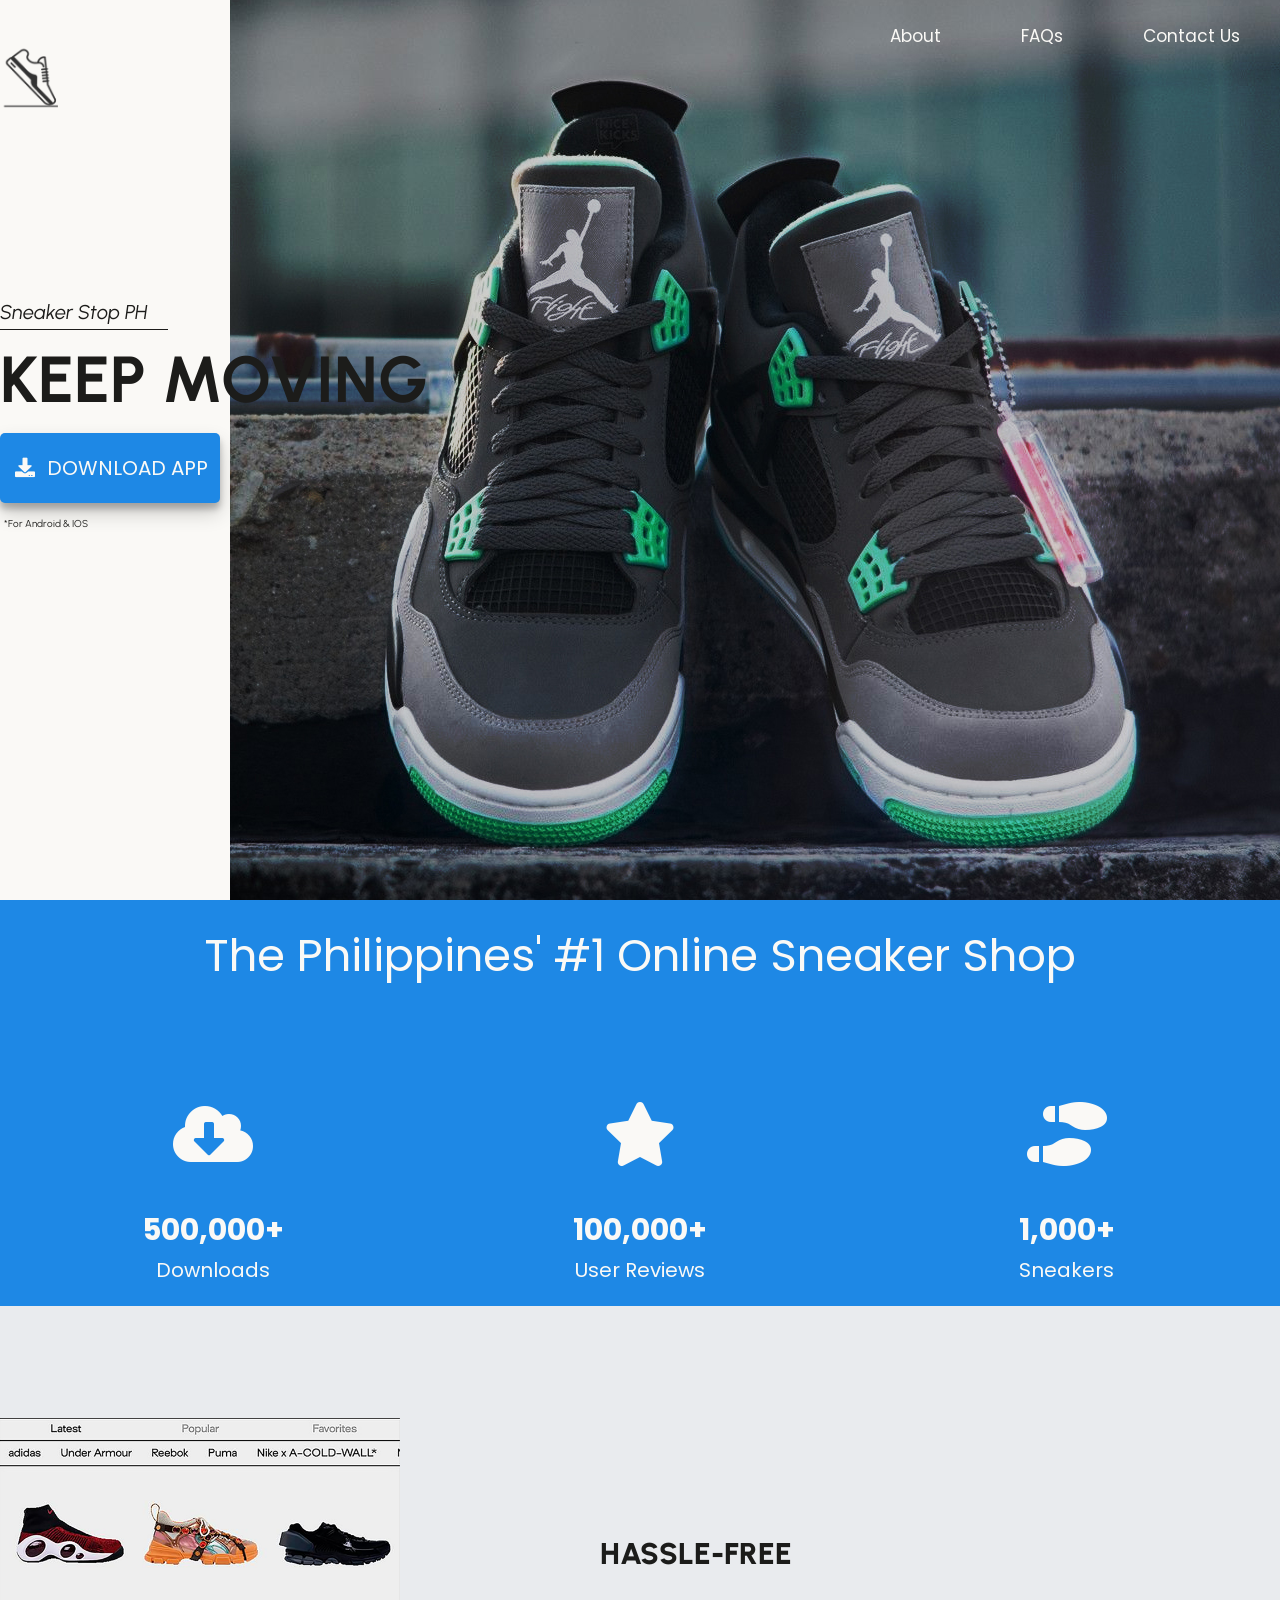
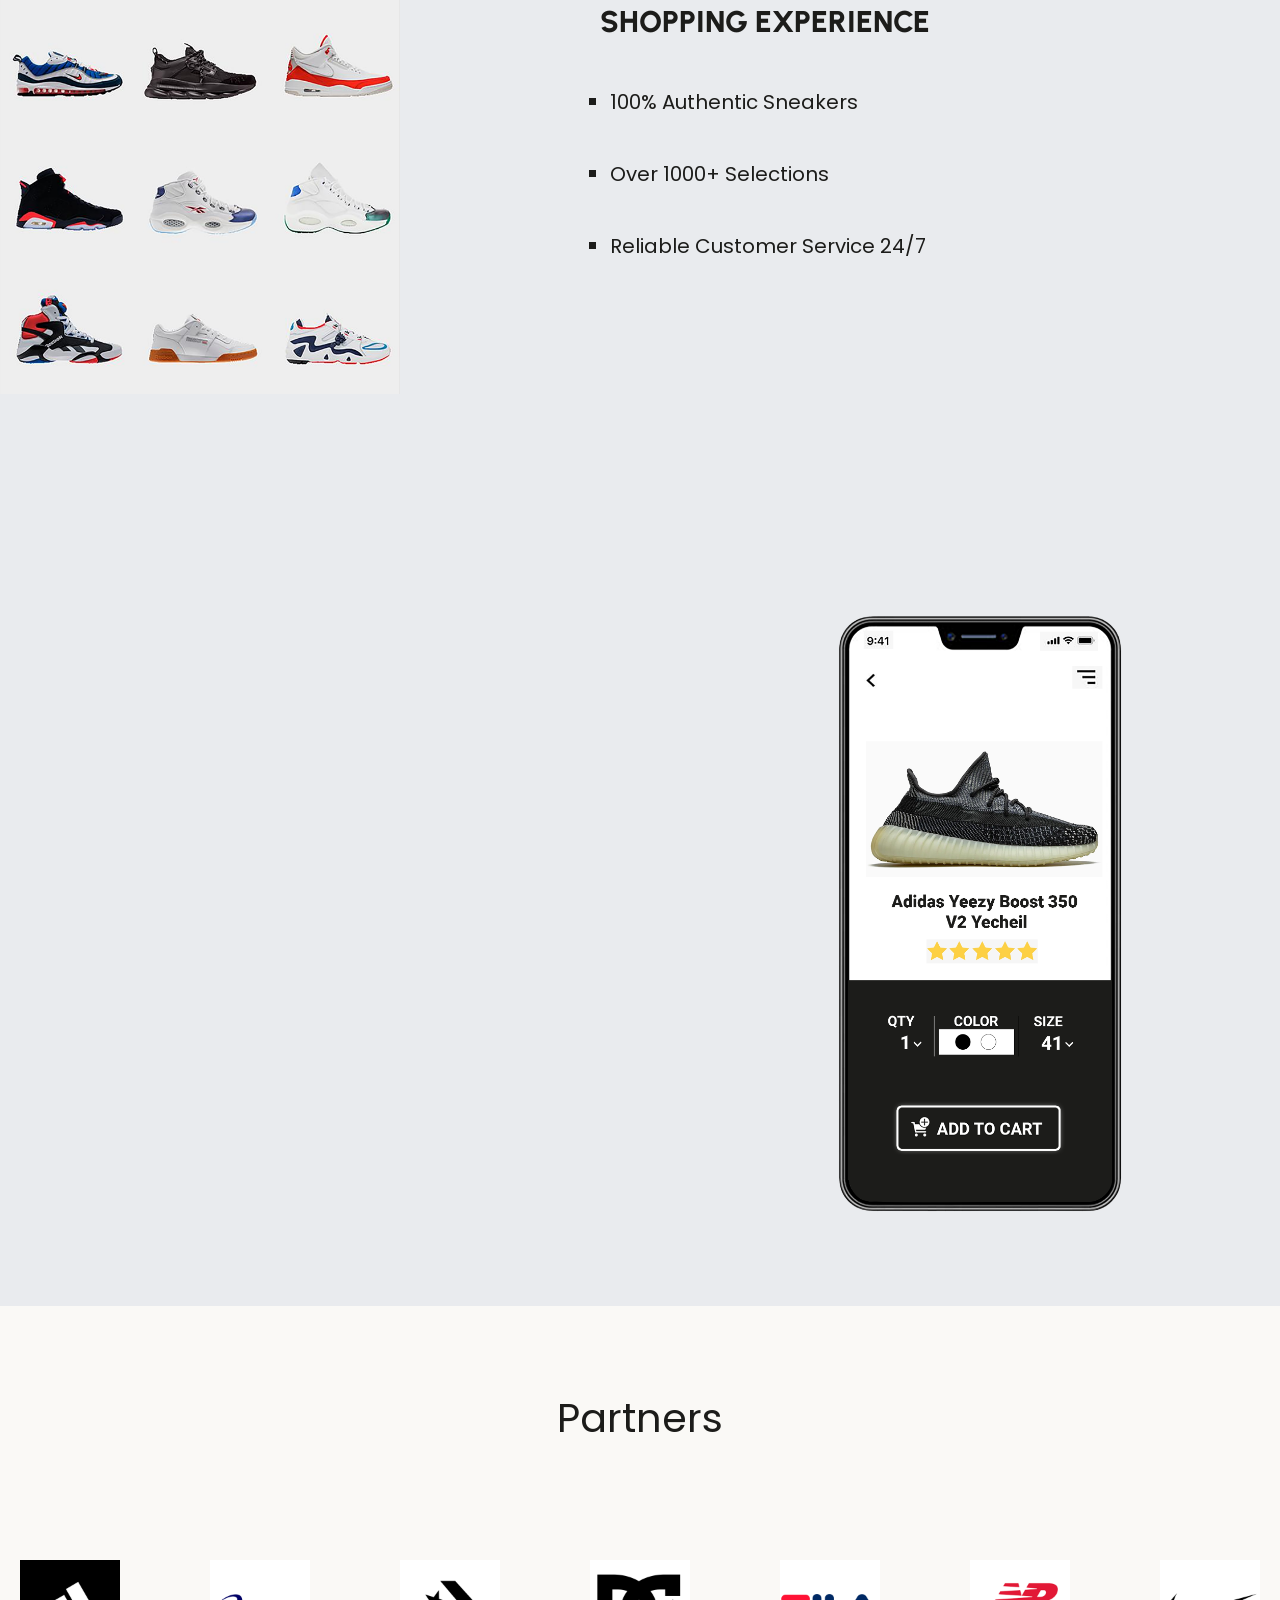
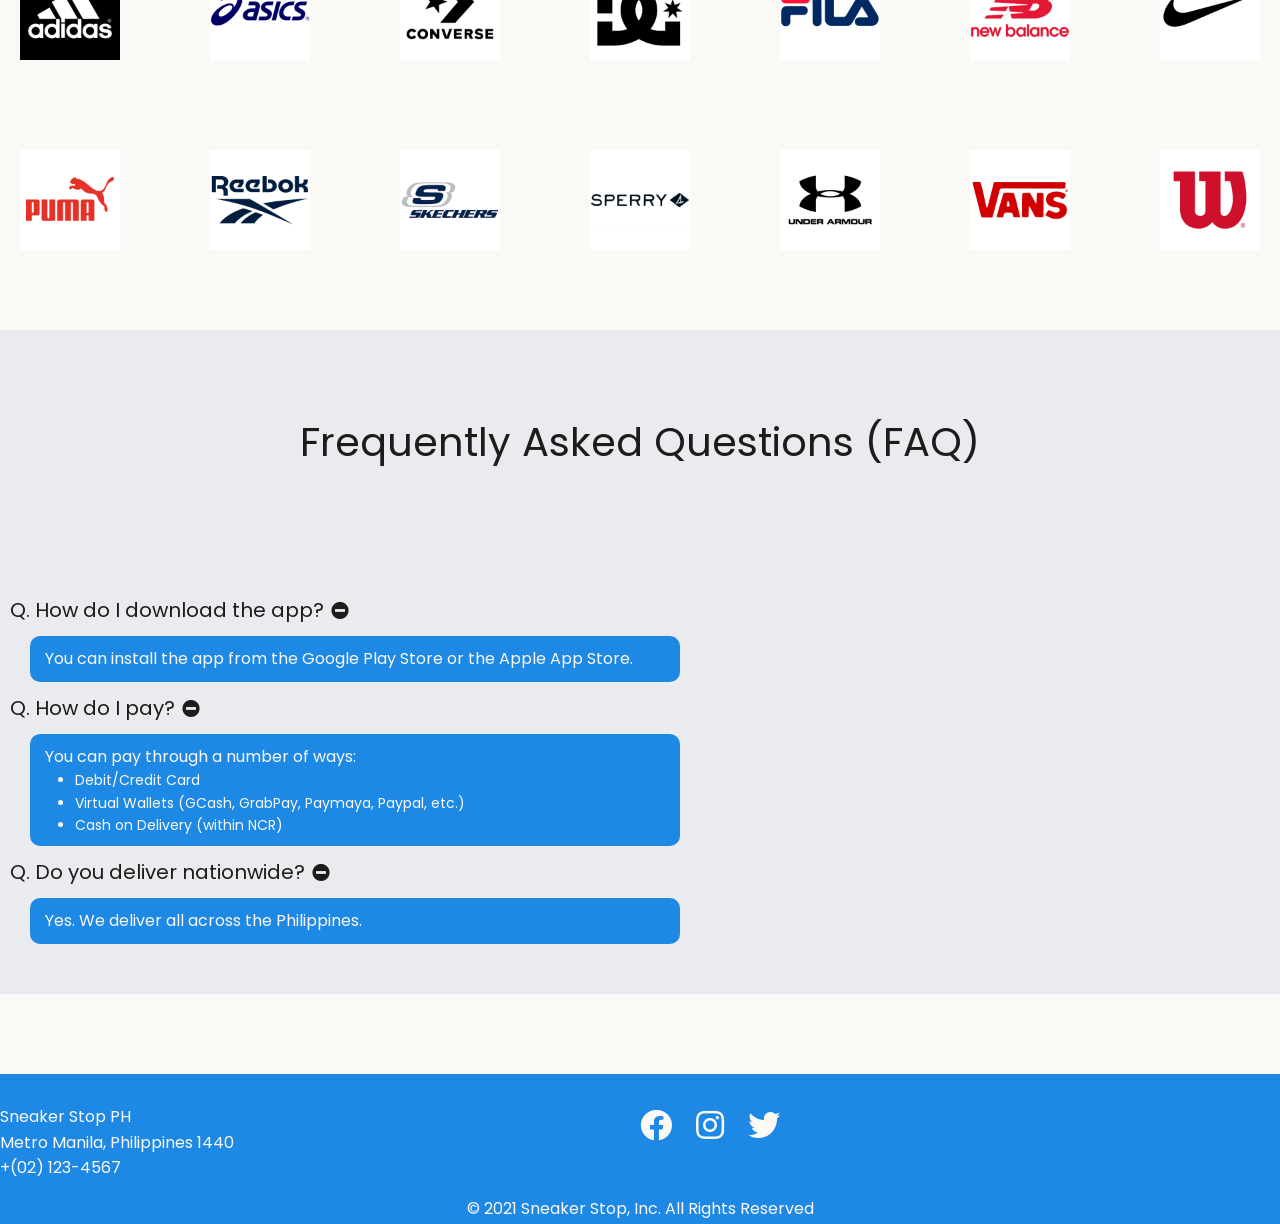
<file: index.html>
<!DOCTYPE html>
<html lang="en">
	<head>
		<link rel="stylesheet" href="css/style.css" />
		<link
			rel="stylesheet"
			href="https://cdnjs.cloudflare.com/ajax/libs/font-awesome/5.15.4/css/all.min.css"
			integrity="sha512-1ycn6IcaQQ40/MKBW2W4Rhis/DbILU74C1vSrLJxCq57o941Ym01SwNsOMqvEBFlcgUa6xLiPY/NS5R+E6ztJQ=="
			crossorigin="anonymous"
			referrerpolicy="no-referrer"
		/>
		<meta charset="UTF-8" />
		<meta http-equiv="X-UA-Compatible" content="IE=edge" />
		<meta name="viewport" content="width=device-width, initial-scale=1.0" />
		<title>Sneaker Stop | PH</title>
	</head>

	<body>
		<!-- HOME PAGE -->
		<section class="home-bg">
			<nav class="navbar">
				<div class="container flex">
					<div class="logo">
						<a href="#">
							<img src="images/sneaker-stop-logo-notext.png" alt="" />
						</a>
					</div>
					<ul>
						<li><a href="#about">About</a></li>
						<li><a href="#faqs">FAQs</a></li>
						<li><a href="#contact">Contact Us</a></li>
					</ul>
				</div>
			</nav>
			<div class="container home">
				<div class="hero-text">
					<p class="home-shopName">Sneaker Stop PH</p>
					<h1>KEEP MOVING</h1>
					<button class="btn btn-home">
						<i class="fas fa-download fa-fw"></i> <span>DOWNLOAD APP</span>
					</button>
					<p class="button-bottom-text">*For Android & IOS</p>
				</div>
		</section>
		<!-- HOME PAGE END -->

		<!-- ABOUT PAGE -->

		<!-- STATS PAGE -->
		<section id="about" class="stats">
			<div class="container">
				<span class="stats-header">The Philippines' #1 Online Sneaker Shop</span>
				<div class="grid my-md">
							<div class="grid-download">
								<i class="fas fa-cloud-download-alt fa-4x"></i>
								<p class="my-sm"><strong>500,000+</strong><br>Downloads</p>
							</div>
							<div class="grid-review">
								<i class="fas fa-star fa-4x"></i>
								<p class="my-sm"><strong>100,000+</strong><br>User Reviews</p>
							</div>
							<div grid-sneakers>
								<i class="fas fa-shoe-prints fa-4x"></i>
								<p class="my-sm"><strong>1,000+</strong><br>Sneakers</p>
							</div>
						</div>
				</div>
			</div>
		</section>
		<!-- STATS PAGE END -->
		
		<section class="about-page">
			<div class="container flex">
				<img
					src="images/shoe-selection.png"
					alt=""
					class="shoe-selection-img"
				/>
				<ul>
					<li>HASSLE-FREE</li>
					<li>SHOPPING EXPERIENCE</li>
					<li>100% Authentic Sneakers</li>
					<li>Over 1000+ Selections</li>
					<li>Reliable Customer Service 24/7</li>
				</ul>
			</div>
			<div class="container flex">
				<ul>
					<li></li>
				</ul>
				<img src="images/about-page-hero-img.png" alt="" srcset="" class="about-hero-img">
			</div>
		</section>

		<!-- ABOUT PAGE END -->

		<!-- PARTNERS -->
		<div class="my-md"></div>
		<section id="partners" class="partners">
			<span class="partners-header">
				<p>Partners</p>
			</span>
			<div class="my-md"></div>
			<div class="container flex">
				<div class="grid shoe-logo">
					<img src="images/shoe-logos/adidas.png" alt="" >
					<img src="images/shoe-logos/asics.png" alt="" >
					<img src="images/shoe-logos/converse.png" alt="" >
					<img src="images/shoe-logos/dc.png" alt="" >
					<img src="images/shoe-logos/fila.png" alt="" >
					<img src="images/shoe-logos/new-balance.png" alt="" >
					<img src="images/shoe-logos/nike.png" alt="" >
					<img src="images/shoe-logos/puma.png" alt="" >
					<img src="images/shoe-logos/reebok.png" alt="" >
					<img src="images/shoe-logos/skechers.png" alt="" >
					<img src="images/shoe-logos/sperry.png" alt="" >
					<img src="images/shoe-logos/under-armour.png" alt="" >
					<img src="images/shoe-logos/vans.png" alt="" >
					<img src="images/shoe-logos/wilson.png" alt="" >
				</div>
			</div>
		</section>
		<!-- PARTNERS END -->

		<!-- FAQS -->

		<div class="my-md"></div>
		<section class="faqs">
			<div class="my-sm"></div>
			<span class="faqs-header flex">Frequently Asked Questions (FAQ)</span>
			<div class="container">
				<div class="my-lg"></div>
				<div class="questions-wrapper">
					<p class="question">
						<span class="q">Q.</span>
						How do I download the app?
						<i class="fas fa-plus-circle fa-fw fa-sm" id='plus'></i>
						<i class="fas fa-minus-circle fa-fw fa-sm" id="minus"></i>
					</p>
					<p class="answer">
						You can install the app from the Google Play Store or the Apple App Store.
					</p>
					<p class="question">
						<span class="q">Q.</span>
						How do I pay?
						<i class="fas fa-plus-circle fa-fw fa-sm" id='plus'></i>
						<i class="fas fa-minus-circle fa-fw fa-sm" id="minus"></i>
					</p>
					<div class="answer">
						<p>
							You can pay through a number of ways:
						</p>
						<ul>
							<li>Debit/Credit Card</li>
							<li>Virtual Wallets (GCash, GrabPay, Paymaya, Paypal, etc.)</li>
							<li>Cash on Delivery (within NCR)</li>
						</ul>
					</div>
					<p class="question">
						<span class="q">Q.</span>
						Do you deliver nationwide?
						<i class="fas fa-plus-circle fa-fw fa-sm" id='plus'></i>
						<i class="fas fa-minus-circle fa-fw fa-sm" id="minus"></i>
					</p>
					<p class="answer">
						Yes. We deliver all across the Philippines.
					</p>
				</div>
			</div>
		</section>

		<!-- FAQS END -->

		<!-- CONTACT & FOOTER -->

		<footer class="contact">
			<div class="my-md"></div>
			<div class="container">
				<div class="grid">
					<div class="footer-left">
						<span>Sneaker Stop PH</span>
						<p>Metro Manila, Philippines 1440</p>
						<p>+(02) 123-4567</p>
					</div>
					<div class="footer-middle">
						<div class="socmed">
							<i class="fab fa-facebook fa-2x"></i>
							<i class="fab fa-instagram fa-2x"></i>
							<i class="fab fa-twitter fa-2x"></i>
						</div>
					</div>
				</div>
				<p class="copyright">&copy; 2021 Sneaker Stop, Inc. All Rights Reserved</p>
			</div>
		</footer>

		<!-- CONTACT & FOOTER END -->
		
	</body>
	<script src="js/script.js"></script>
</html>
</file>
<file: css/style.css>
@import url("https://fonts.googleapis.com/css2?family=Poppins:wght@400;700&display=swap");
@import url("https://fonts.googleapis.com/css2?family=Urbanist:wght@400;600;700&display=swap");

* {
	box-sizing: border-box;
	margin: 0;
	padding: 0;
}

:root {
	--main-white: #faf9f6;
	--main-black: #1c1c1a;
	--main-blue: #1e88e5;
	--secondary-white: #e9ebee;
}

html {
	scroll-behavior: smooth;
}

body {
	background-color: var(--main-white);
	line-height: 1.6;
	color: var(--main-black);
	font-family: "Poppins", sans-serif;
	user-select: none;
}

a {
	text-decoration: none;
	color: var(--main-white);
}

a:visited {
	color: var(--main-white);
}

li {
	list-style: none;
}

h1 {
	font-size: 1.5rem;
	margin: 0;
}

/* UTILITIES */

.my-sm {
	margin-top: 40px;
}

.my-md {
	margin-top: 80px;
}

.my-lg {
	margin-top: 120px;
}

.btn {
	border: 1px solid var(--main-black);
	color: var(--main-black);
	height: 50px;
	width: 180px;
	cursor: default;
	font-family: "Poppins", sans-serif;
	font-weight: 700px;
	font-size: 15px;
	padding: 8px;
	text-align: center;
	transition: all 0.3s;
}

.container {
	max-width: 1500px;
	margin: 0 auto;
}

.flex {
	display: flex;
	justify-content: center;
	align-items: center;
	height: 100%;
}

.grid {
	display: grid;
}

/* UTILITIES END */

.home {
	background-color: var(--secondary-white);
}

.home-bg {
	background-image: url("../images/home-bg-cropped.jpg");
	background-repeat: no-repeat;
	height: 100vh;
	color: var(--main-white);
	margin-bottom: 40px;
	background-position: right;
}

.navbar {
	height: 40px;
	position: relative;
	padding-top: 40px;
	transition: all 0.3s;
	z-index: 1;
}

.navbar a {
	color: var(--main-white);
	cursor: default;
}

.navbar .flex {
	justify-content: space-between;
}

.navbar ul {
	position: relative;
	display: flex;
	margin-top: 0;
	transition: 0.3s;
}

.navbar li {
	font-size: 17px;
	margin: 0 40px;
	transition: 0.3s;
	padding-bottom: 5px;
	border-bottom: 2px solid transparent;
}

.navbar li:hover {
	transition: 0.3s;
	border-bottom: 2px solid var(--main-white);
}

.logo img {
	height: 100px;
	width: 100px;
	transition: 0.3s;
	margin-left: -19px;
	position: fixed;
	z-index: 1000;
}

.logo .label {
	margin-left: -100px;
}

.logo img:hover {
	transform: scale(1.1);
	transition: 0.3s;
}

.logo img:active {
	transform: scale(0.95);
	transition: 0.3s;
}

.home-shopName {
	font-style: italic;
	font-size: 20px;
	border-bottom: 1px solid var(--main-black);
	width: 168px;
	padding-bottom: 5px;
	margin-bottom: 10px;
}

.hero-text {
	position: absolute;
	top: 300px;
	color: var(--main-black);
	line-height: 1.2;
	animation: hero-animation 1000ms forwards linear;
	font-family: "Urbanist", sans-serif;
}

@keyframes hero-animation {
	from {
		opacity: 0;
	}
	to {
		opacity: 1;
	}
}

.hero-text h1 {
	font-size: 65px;
	font-family: "Urbanist", sans-serif;
	font-weight: 700px;
}

.btn-home {
	background-color: var(--main-blue);
	color: var(--main-white);
	margin-top: 15px;
	height: 70px;
	width: 220px;
	font-size: 20px;
	border: none;
	border-radius: 5px;
	box-shadow: rgba(0, 0, 0, 0.19) 0px 10px 20px, rgba(0, 0, 0, 0.23) 0px 6px 6px;
	transition: 0.5s;
	cursor: pointer;
}

.btn-home span {
	margin-left: 4px;
}

.btn-home:hover {
	transition: 0.5s;
	transform: scale(1.05);
}

.btn-home:active {
	transform: scale(0.95);
	transition: 0.5s;
}

.button-bottom-text {
	font-size: 10px;
	margin-top: 15px;
	margin-left: 4px;
}

/* ABOUT */

.stats {
	text-align: center;
	margin-top: -40px;
	padding: 20px 0;
	background-color: var(--main-blue);
	color: var(--main-white);
}

.stats-header {
	font-weight: 700px;
	font-size: 45px;
}

.stats p {
	font-size: 20px;
}

.stats .grid {
	display: grid;
	grid-template-columns: 1fr 1fr 1fr;
}

.stats .grid strong {
	font-size: 30px;
}

.about-page {
	background-color: #e9ebee;
}

.about-page .container {
	max-width: 1400px;
}

.about-page .flex {
	justify-content: space-between;
}

.about-hero-img {
	height: 800px;
	width: 600px;
	object-fit: contain;
}

.shoe-selection-img {
	height: 800px;
	width: 400px;
	object-fit: contain;
}

.about-page ul {
	margin-right: 300px;
}

.about-page li {
	font-size: 20px;
	margin: 40px 0;
	list-style: square;
}

.about-page li:first-child,
.about-page li:nth-child(2) {
	list-style: none;
	font-size: 30px;
	font-family: "Urbanist", sans-serif;
	font-weight: 800;
	margin: 20px;
	position: relative;
	left: -30px;
}

/* PARTNERS */

.partners .grid {
	grid-template-columns: repeat(7, 1fr);
	grid-gap: 90px;
}

.partners-header {
	text-align: center;
	font-size: 40px;
}

.shoe-logo img {
	height: 100px;
	width: 100px;
	object-fit: contain;
	cursor: pointer;
	user-select: none;
	transition: all 200ms ease-in-out;
}

.shoe-logo img:hover {
	transform: scale(1.1);
}

/* FAQS */

.faqs {
	background-color: var(--secondary-white);
}

.faqs .flex {
	padding-top: 80px;
}

.faqs-header {
	font-size: 40px;
}

.questions-wrapper {
	height: 400px;
}

.question {
	cursor: pointer;
	user-select: none;
	font-size: 20px;
	margin: 10px;
	width: 45%;
}

.answer {
	position: relative;
	display: block;
	padding: 10px 15px;
	font-size: 16px;
	margin-left: 30px;
	font-family: "Poppins", sans-serif;
	background-color: var(--main-blue);
	border-radius: 10px;
	width: 650px;
	color: var(--main-white);
}

.answer li {
	list-style-type: disc;
	margin-left: 30px;
	font-size: 14px;
}

/* CONTACT & FOOTER */

.contact {
	height: 150px;
	background-color: var(--main-blue);
	color: var(--main-white);
}

.footer-left {
	width: 300px;
}

.footer-left ul {
	display: flex;
	align-items: flex-start;
	justify-content: flex-start;
}

.footer-left li {
	margin: 10px 10px;
}

.contact .grid {
	grid-template-columns: repeat(2, 1fr);
}

.socmed {
	margin-left: -10px;
}

.socmed i {
	margin: 5px 10px;
}

#plus {
	display: none;
}

.copyright {
	text-align: center;
	padding-top: 15px;
}

.grid {
	padding-top: 30px;
}
</file>
